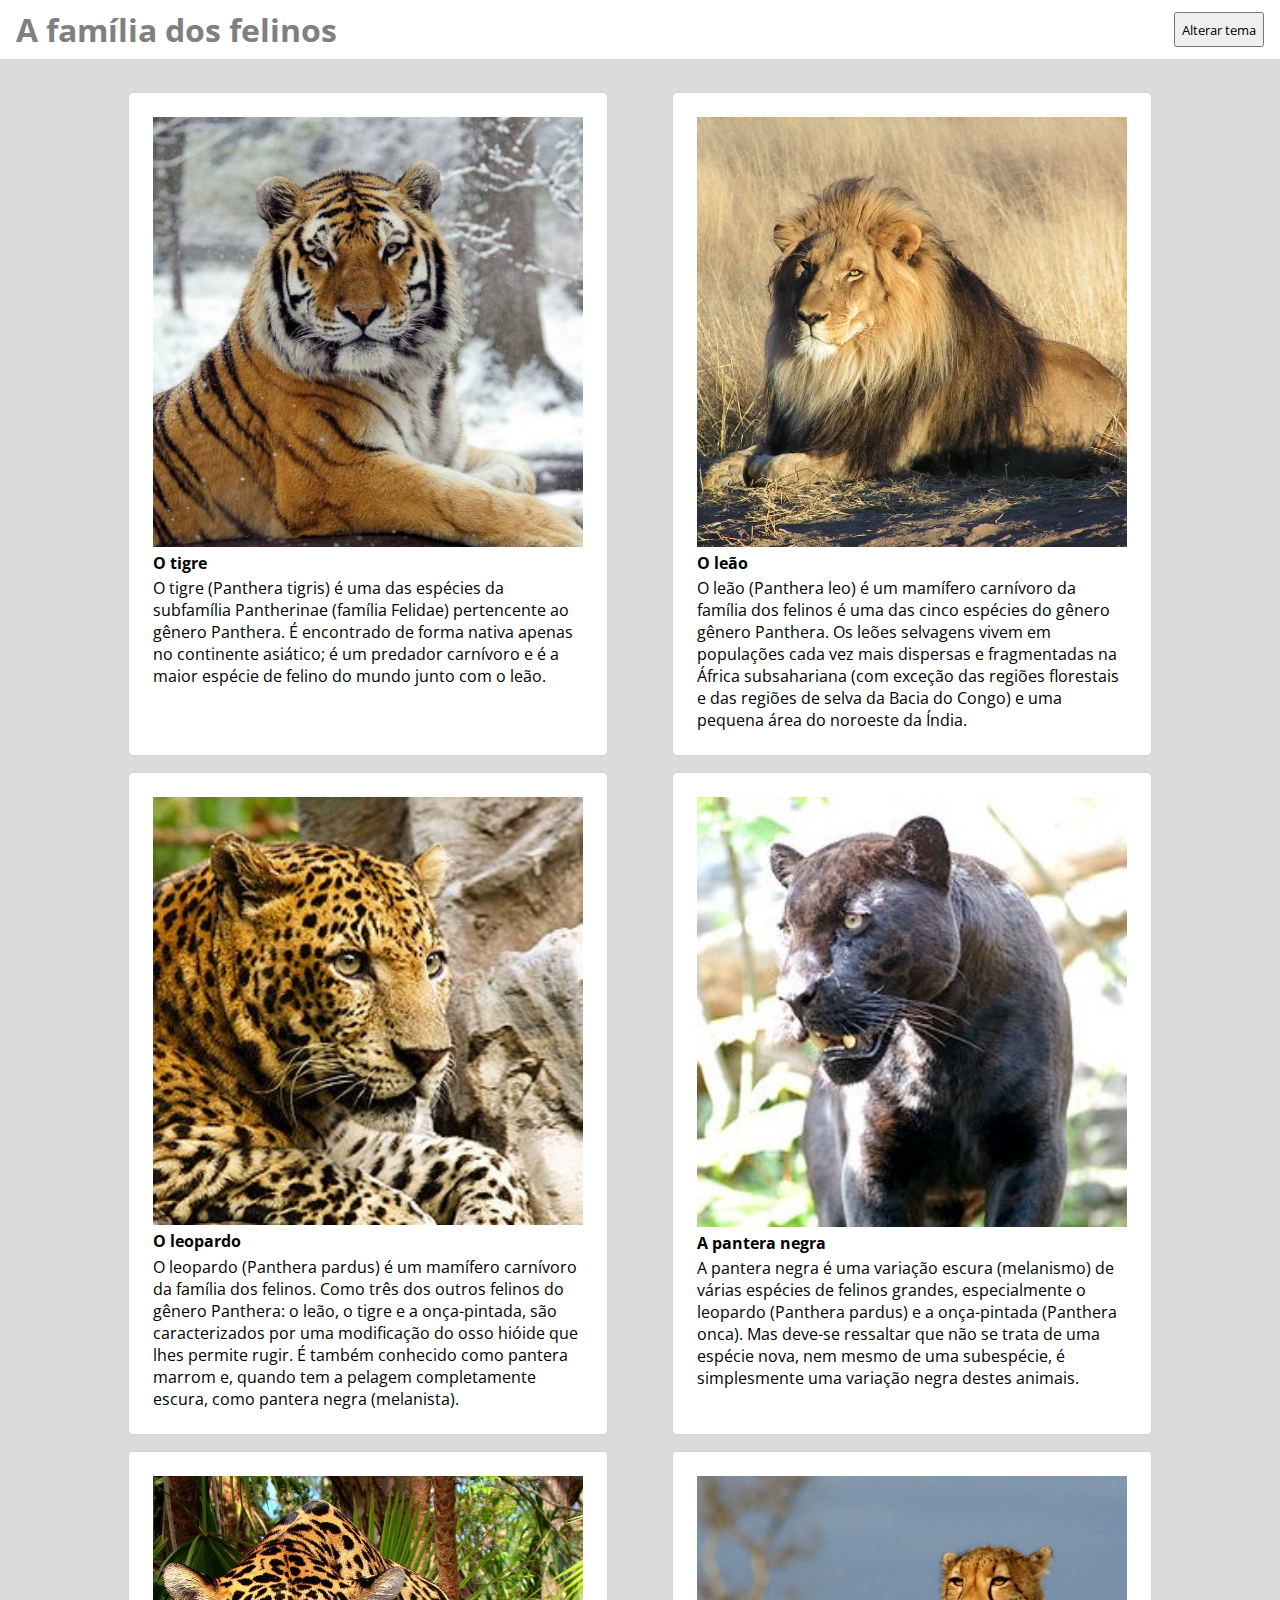
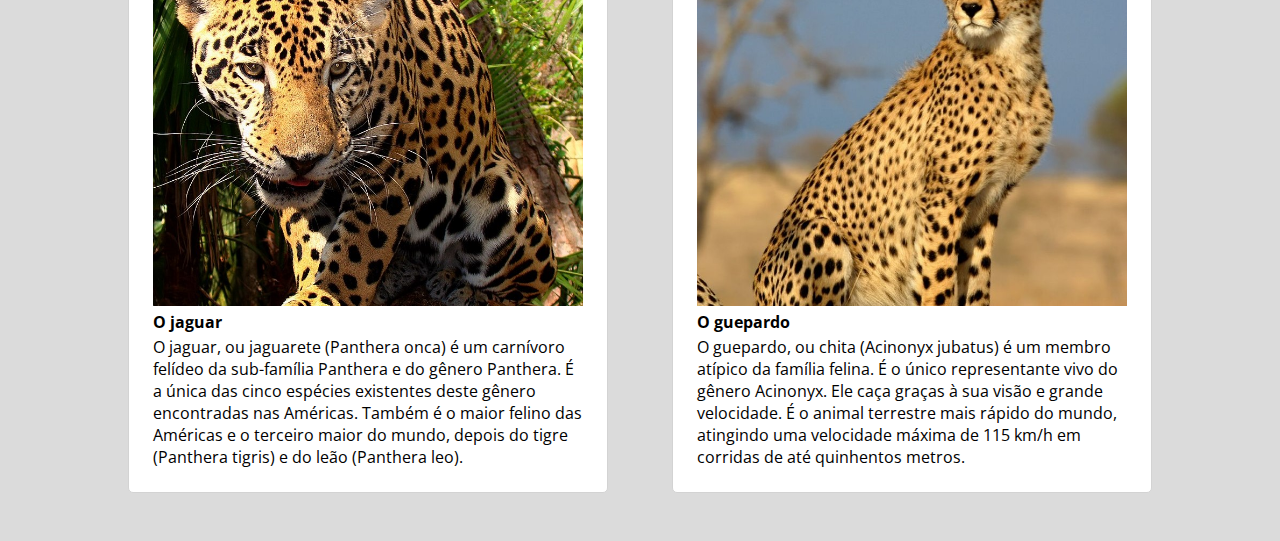
<file: aula05/index.html>
<!DOCTYPE html>
<html lang="pt-BR">

<head>
  <meta charset="UTF-8">
  <meta http-equiv="X-UA-Compatible" content="IE=edge">
  <meta name="viewport" content="width=device-width, initial-scale=1.0">
  <link rel="stylesheet" href="styles.css">
  <title>Aula 5 - Modificar elementos com JS </title>
</head>

<body class="dark">

  <header>
    <h1>A família dos felinos</h1>
    <button onclick="alterarTema()">Alterar tema</button>
  </header>
  
  <div class="container">
    <div class="item">
      <img src="./imagens/tiger.jpg">
      <h2>O tigre</h2>
      <p>
        O tigre (Panthera tigris) é uma das espécies da subfamília Pantherinae (família Felidae)
        pertencente ao gênero Panthera. É encontrado de forma nativa apenas no continente asiático; é um predador
        carnívoro e
        é a maior espécie de felino do mundo junto com o leão.
      </p>
    </div>
    <div class="item">
      <img src="./imagens/leon.jpg">
      <h2>O leão</h2>
      <p>
        O leão (Panthera leo) é um mamífero carnívoro da família dos felinos é uma das cinco espécies do gênero
        gênero Panthera. Os leões selvagens vivem em populações cada vez mais dispersas e fragmentadas na África
        subsahariana
        (com exceção das regiões florestais e das regiões de selva da Bacia do Congo) e uma pequena área do noroeste da
        Índia.
      </p>
    </div>
    <div class="item">
      <img src="./imagens/leopardo.jpg">
      <h2>O leopardo</h2>
      <p>
        O leopardo (Panthera pardus) é um mamífero carnívoro da família dos felinos. Como três dos outros
        felinos do gênero Panthera: o leão, o tigre e a onça-pintada, são caracterizados por uma modificação do osso
        hióide que lhes permite rugir.
        É também conhecido como pantera marrom e, quando tem a pelagem completamente escura, como pantera negra
        (melanista).
      </p>
    </div>
    <div class="item">
      <img src="./imagens/pantera-negra.jpg">
      <h2>A pantera negra</h2>
      <p>
        A pantera negra é uma variação escura (melanismo) de várias espécies de felinos grandes, especialmente o
        leopardo (Panthera pardus) e a onça-pintada (Panthera onca).
        Mas deve-se ressaltar que não se trata de uma espécie nova, nem mesmo de uma subespécie, é simplesmente uma
        variação negra destes animais.
      </p>
    </div>
    <div class="item">
      <img src="./imagens/jaguar.jpg">
      <h2>O jaguar</h2>
      <p>
        O jaguar, ou jaguarete (Panthera onca) é um carnívoro felídeo da sub-família Panthera e do
        gênero Panthera. É a única das cinco espécies existentes deste gênero encontradas nas Américas. Também
        é o maior felino das Américas e o terceiro maior do mundo, depois do tigre (Panthera tigris) e do leão (Panthera
        leo).
      </p>
    </div>
    <div class="item">
      <img src="./imagens/chita.jpg">
      <h2>O guepardo</h2>
      <p>
        O guepardo, ou chita (Acinonyx jubatus) é um membro atípico da família felina. É o único
        representante vivo do gênero Acinonyx. Ele caça graças à sua visão e grande velocidade. É o animal terrestre
        mais rápido
        do mundo, atingindo uma velocidade máxima de 115 km/h em corridas de até quinhentos metros.
      </p>
    </div>
  </div>

  <script src="./main.js"></script>
</body>

</html>
</file>
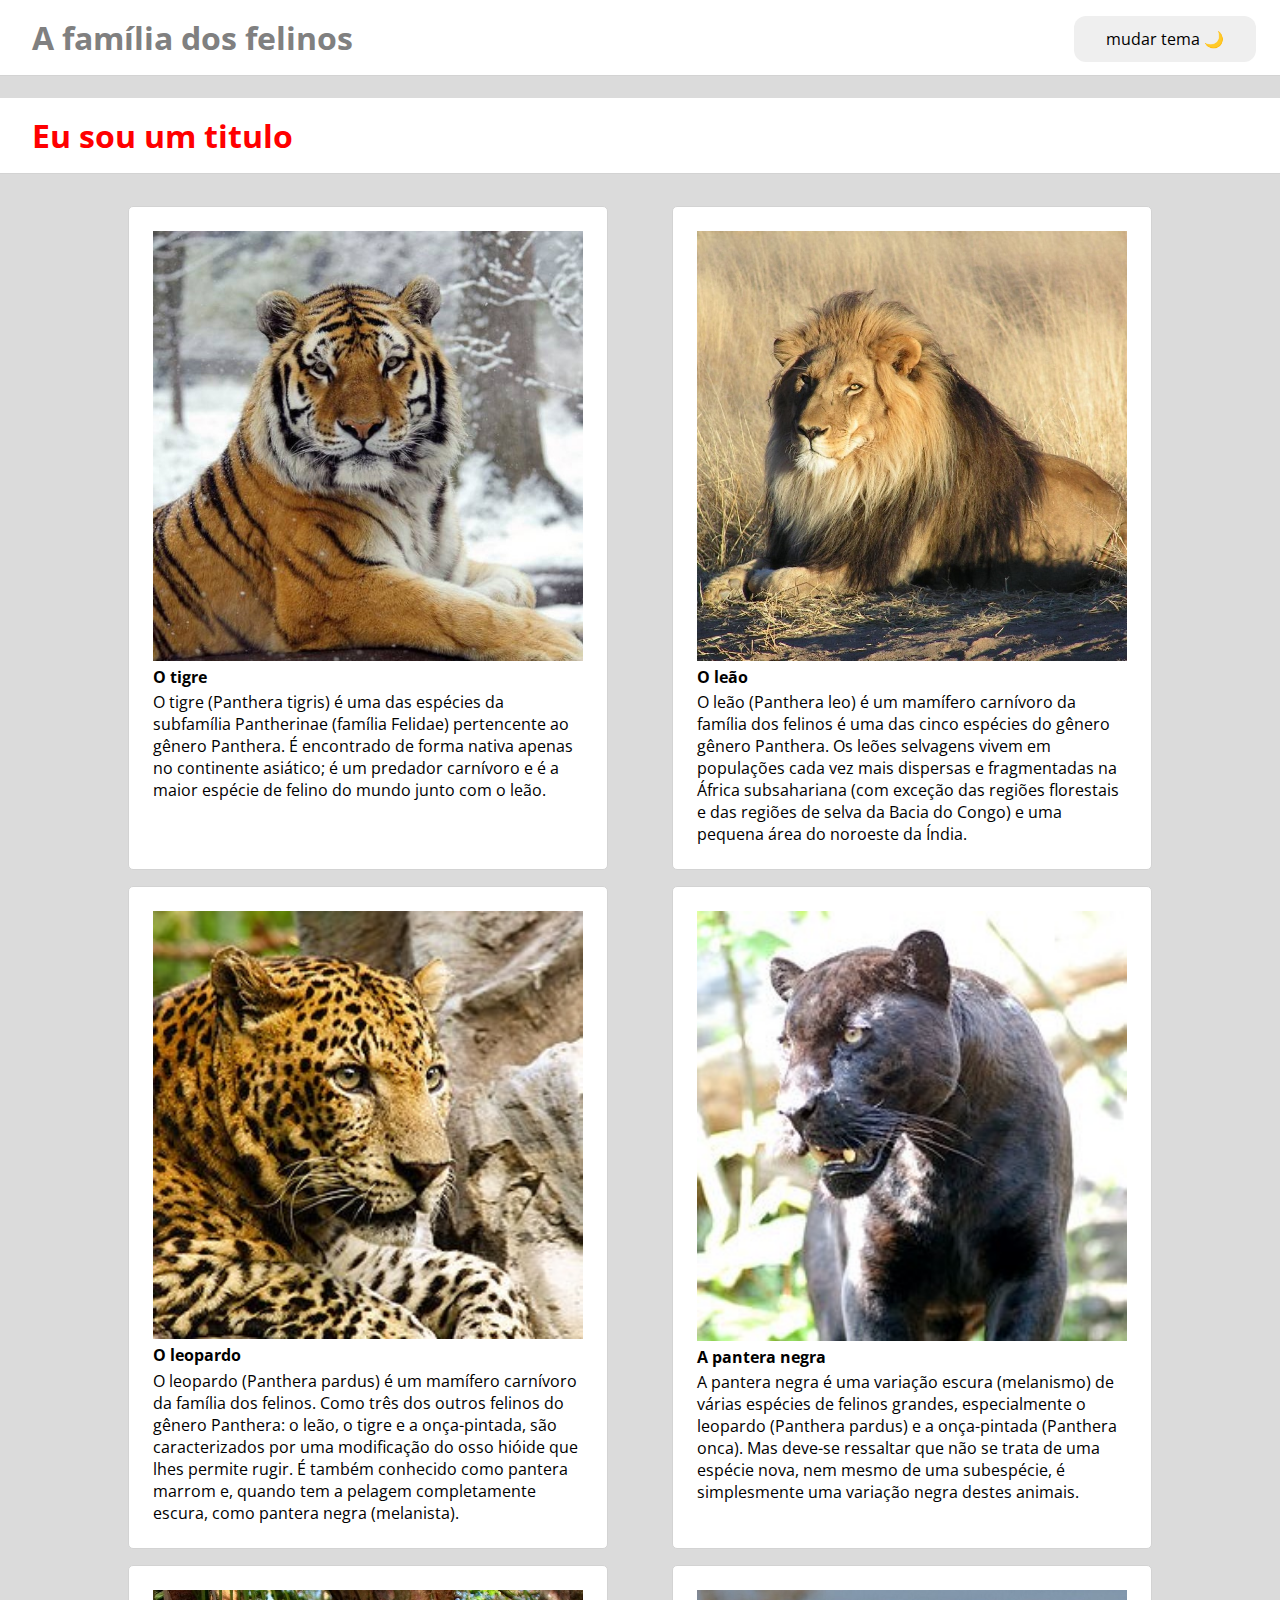
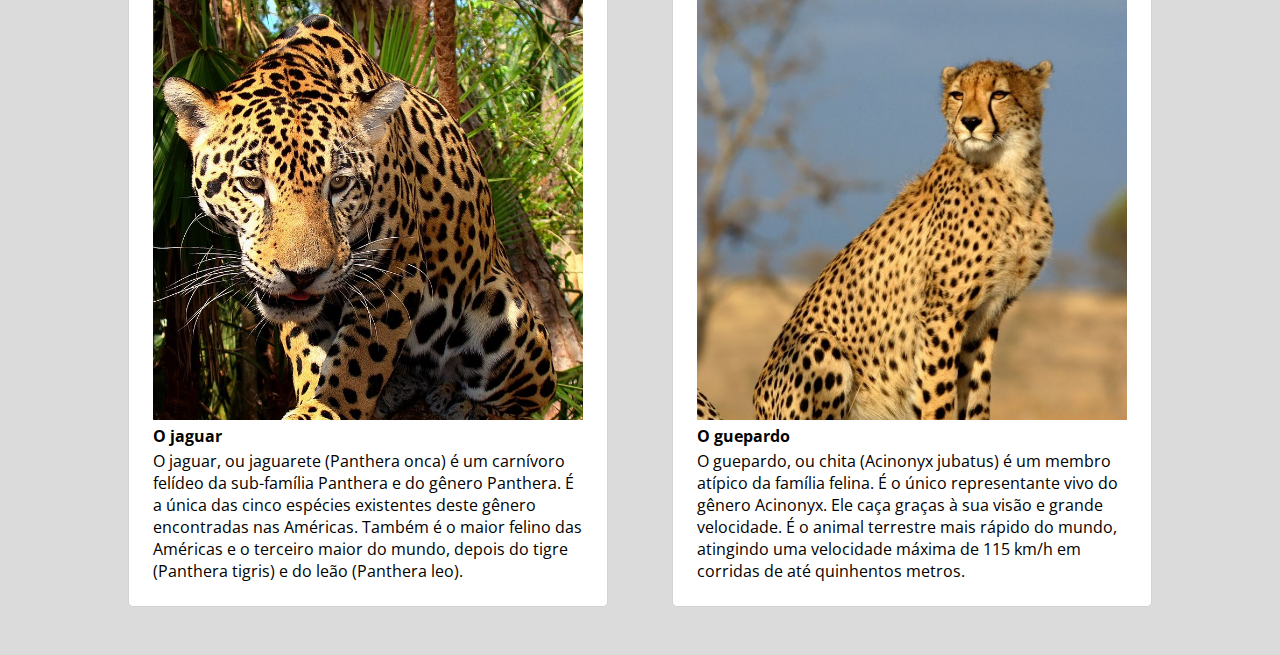
<file: aula06/index.html>
<!DOCTYPE html>
<html lang="pt-BR">

<head>
  <meta charset="UTF-8">
  <meta http-equiv="X-UA-Compatible" content="IE=edge">
  <meta name="viewport" content="width=device-width, initial-scale=1.0">
  <link rel="stylesheet" href="./styles.css">
  <title>Aula 5 - Modificar elementos com JS </title>
</head>

<body>

  <h1>A família dos felinos</h1>

  <button onclick="changeTheme()" class="main-button" id="changeClassButton">mudar tema 🌙</button>

  <div class="novo-tema">

    <h1 class="titulo-principal">Eu sou um titulo</h1>

  </div>

  <div class="container">
    <div class="item">
      <img src="./imagens/tiger.jpg">
      <h2>O tigre</h2>
      <p>
        O tigre (Panthera tigris) é uma das espécies da subfamília Pantherinae (família Felidae)
        pertencente ao gênero Panthera. É encontrado de forma nativa apenas no continente asiático; é um predador
        carnívoro e
        é a maior espécie de felino do mundo junto com o leão.
      </p>
    </div>
    <div class="item">
      <img src="./imagens/leon.jpg">
      <h2>O leão</h2>
      <p>
        O leão (Panthera leo) é um mamífero carnívoro da família dos felinos é uma das cinco espécies do gênero
        gênero Panthera. Os leões selvagens vivem em populações cada vez mais dispersas e fragmentadas na África
        subsahariana
        (com exceção das regiões florestais e das regiões de selva da Bacia do Congo) e uma pequena área do noroeste da
        Índia.
      </p>
    </div>
    <div class="item">
      <img src="./imagens/leopardo.jpg">
      <h2>O leopardo</h2>
      <p>
        O leopardo (Panthera pardus) é um mamífero carnívoro da família dos felinos. Como três dos outros
        felinos do gênero Panthera: o leão, o tigre e a onça-pintada, são caracterizados por uma modificação do osso
        hióide que lhes permite rugir.
        É também conhecido como pantera marrom e, quando tem a pelagem completamente escura, como pantera negra
        (melanista).
      </p>
    </div>
    <div class="item">
      <img src="./imagens/pantera-negra.jpg">
      <h2>A pantera negra</h2>
      <p>
        A pantera negra é uma variação escura (melanismo) de várias espécies de felinos grandes, especialmente o
        leopardo (Panthera pardus) e a onça-pintada (Panthera onca).
        Mas deve-se ressaltar que não se trata de uma espécie nova, nem mesmo de uma subespécie, é simplesmente uma
        variação negra destes animais.
      </p>
    </div>
    <div class="item">
      <img src="./imagens/jaguar.jpg">
      <h2>O jaguar</h2>
      <p>
        O jaguar, ou jaguarete (Panthera onca) é um carnívoro felídeo da sub-família Panthera e do
        gênero Panthera. É a única das cinco espécies existentes deste gênero encontradas nas Américas. Também
        é o maior felino das Américas e o terceiro maior do mundo, depois do tigre (Panthera tigris) e do leão (Panthera
        leo).
      </p>
    </div>
    <div class="item">
      <img src="./imagens/chita.jpg">
      <h2>O guepardo</h2>
      <p>
        O guepardo, ou chita (Acinonyx jubatus) é um membro atípico da família felina. É o único
        representante vivo do gênero Acinonyx. Ele caça graças à sua visão e grande velocidade. É o animal terrestre
        mais rápido
        do mundo, atingindo uma velocidade máxima de 115 km/h em corridas de até quinhentos metros.
      </p>
    </div>
  </div>

  <script src="./main.js"></script>

</body>

</html>
</file>
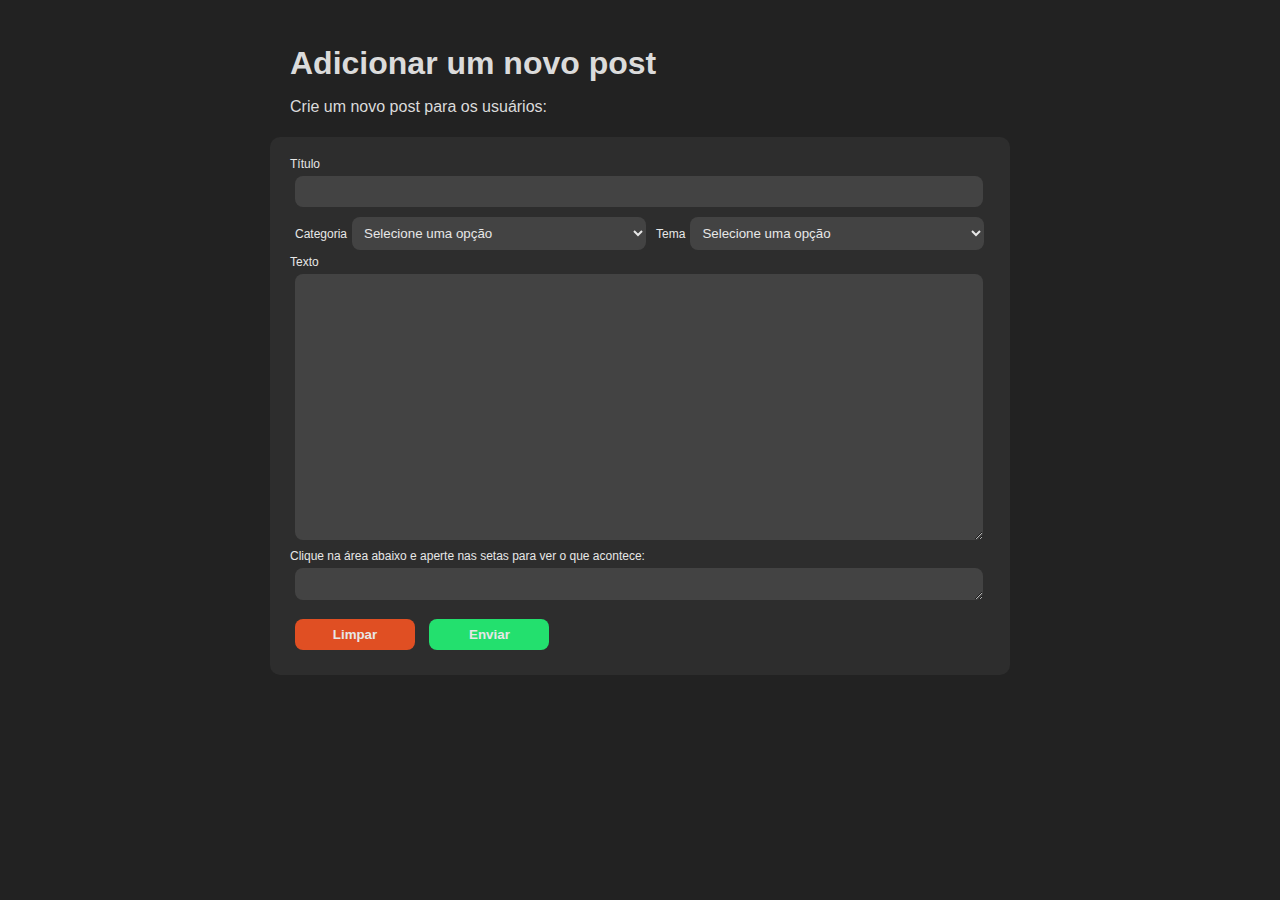
<file: aula07/index.html>
<!DOCTYPE html>
<html lang="pt-br">
<head>
  <meta charset="UTF-8">
  <meta http-equiv="X-UA-Compatible" content="IE=edge">
  <meta name="viewport" content="width=device-width, initial-scale=1.0">
  <link rel="stylesheet" href="./style.css">
  <title>Formulário</title>
</head>
<body>

  <div class="cabecalho">
    <h1>Adicionar um novo post</h1>
    <p>Crie um novo post para os usuários:</p>
  </div> 

  <div class="container_form">
    <form>
      <label for="title">Título</label>
      <input id="title_post" type="text">

      <div class="container_select">
        <label for="category">Categoria</label>
        <select  name="category">
          <option selected disabled>Selecione uma opção</option>
          <option value="Tecnologia">JavaScript</option>
          <option value="Saúde">React JS</option>
          <option value="Política">Angular</option>
        </select>

        <label for="tema">Tema</label>
        <select  name="tema">
          <option selected disabled>Selecione uma opção</option>
          <option value="Tecnologia">Tecnologia</option>
          <option value="Saúde">Saúde</option>
          <option value="Política">Política</option>
        </select>
      </div>

      <label for="msg">Texto</label>
      <textarea></textarea>

      <label>Clique na área abaixo e aperte nas setas para ver o que acontece:</label>
      <textarea id="text"></textarea>

      <input type="reset" id="btnReset" value="Limpar"/>
      <input type="submit" id="btnSubmit" value="Enviar"/>
      
    </form>
  </div>
  
  <script src="./main.js"></script>
</body>
</html>
</file>
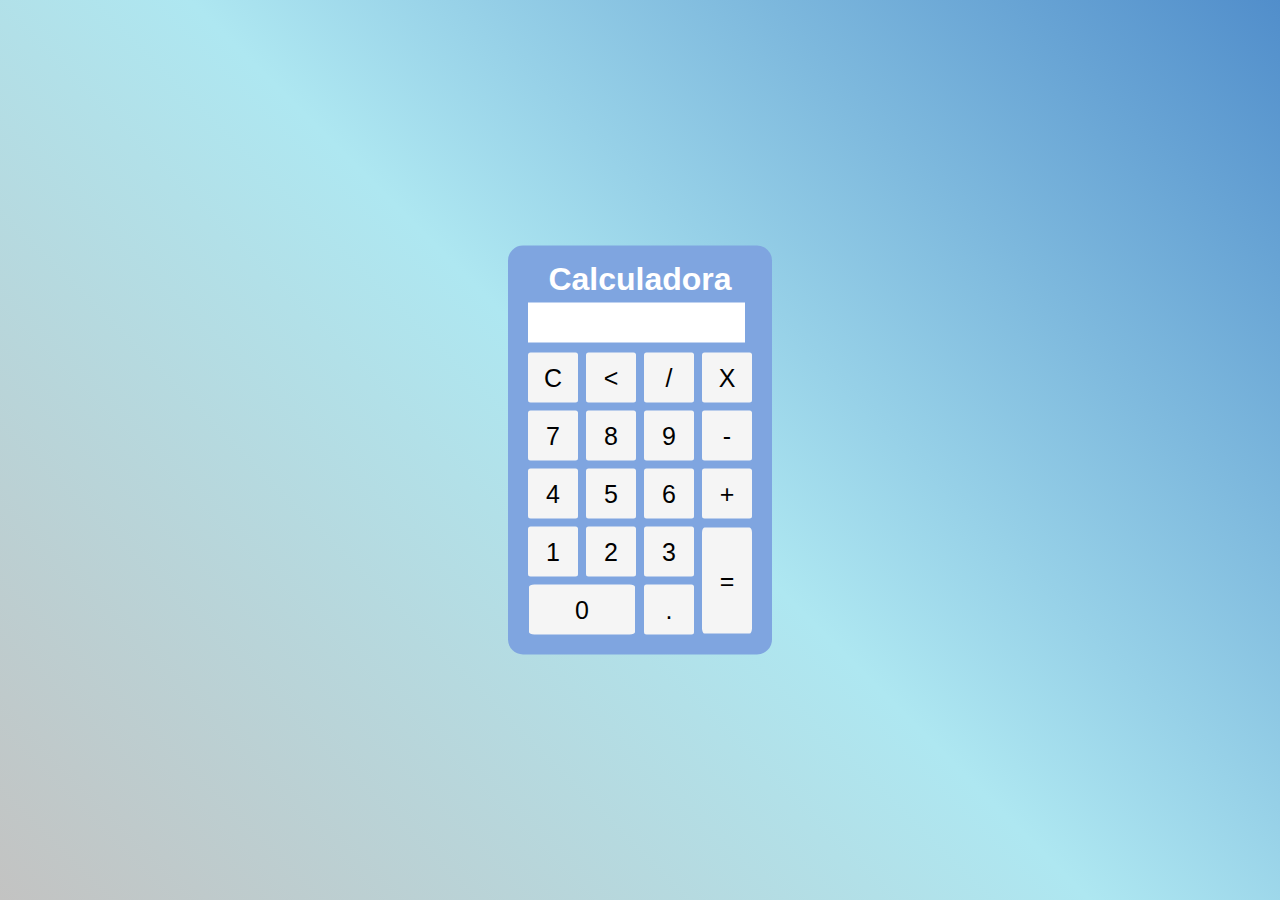
<file: Calculadora_js/index.html>
<!DOCTYPE html>
<html lang="en">
<head>
    <meta charset="UTF-8">
    <meta name="viewport" content="width=device-width, initial-scale=1.0">
    <title>Calculadora</title>
    <link rel="stylesheet" href="style.css">
    
</head>
<body>
    <div class="fundo">
        <div class="calculadora">
            <h1>Calculadora</h1>
            <p id="resultado"></p>
            <table>
                <tr>
                    <td><button class="botao" onclick="clean()">C</button></td>
                    <td><button class="botao" onclick="back()"><</button></td>
                    <td><button class="botao" onclick="insert('/')">/</button></td>
                    <td><button class="botao" onclick="insert('*')">X</button></td>
                </tr>
                <tr>
                    <td><button class="botao" onclick="insert('7')">7</button></td>
                    <td><button class="botao" onclick="insert('8')">8</button></td>
                    <td><button class="botao" onclick="insert('9')">9</button></td>
                    <td><button class="botao" onclick="insert('-')">-</button></td>
                </tr>
                <tr>
                    <td><button class="botao" onclick="insert('4')">4</button></td>
                    <td><button class="botao" onclick="insert('5')">5</button></td>
                    <td><button class="botao" onclick="insert('6')">6</button></td>
                    <td><button class="botao" onclick="insert('+')">+</button></td>
                </tr>
                <tr>
                    <td><button class="botao" onclick="insert('1')">1</button></td>
                    <td><button class="botao" onclick="insert('2')">2</button></td>
                    <td><button class="botao" onclick="insert('3')">3</button></td>
                    <td rowspan="2"><button class="botao" style="height: 106px;" onclick="calcular()">=</button></td>
                </tr>
                <tr>
                    <td colspan="2"><button class="botao" style="width: 106px;" onclick="insert('0')">0</button></td>
                    <td><button class="botao" onclick="insert('.')">.</button></td>
                </tr>
            </table>
        </div>
    </div>
    <script src="./main.js"></script>
       
</body>
</html>
</file>
<file: aula05/styles.css>
@import url('https://fonts.googleapis.com/css2?family=Open+Sans:wght@300;400&display=swap');

* {
  margin: 0;
  padding: 0;
  font-family: 'Open Sans', sans-serif;
}

header {
  display: flex;
  align-items: center;
  justify-content: space-between;
  padding: .5em 1em;
  background-color: white;
  border-bottom: 1px solid lightgrey;
  color: grey;
}

header > button {
  width: 90px;
  height: 35px;
}

body {
  background-color: rgb(219, 219, 219);
}

.container {
  display: flex;
  flex-wrap: wrap;
  justify-content: space-between;
  width: 80%;
  margin: 2em 10%;
}

.item {
  width: 30em;
  background-color: white;
  box-sizing: border-box;
  padding: 1.5em;
  margin-bottom: 1em;
  border-radius: 5px;
  border: 1px solid lightgray;
}

.item img {
  width: 100%;
}

.item h2 {
  font-size: 1em;
  margin-bottom: .2em;
}


/* ------------------------------ Estilos para o tema escuro (Dark-Mode) ----------------------------------------------- */

 
.bg-dark {
  background-color: rgb(39, 39, 39);
}


.title-dark { 
  background-color: rgb(19, 19, 19);
  color: rgb(170, 170, 170);
  border-color: black;
}

.item-dark {
  background-color: rgb(19, 19, 19);
  border-color: black;
}

.text-item-dark {
  color: rgb(230, 230, 230);
}
</file>
<file: aula06/styles.css>
@import url('https://fonts.googleapis.com/css2?family=Open+Sans:wght@300;400&display=swap');

* {

  margin: 0;
  padding: 0;
  box-sizing: border-box;
  transition: .4s ease-in-out;
  font-family: 'Open Sans', sans-serif;

}

body {
  background-color: rgb(219, 219, 219);
}

h1 {
  padding: .5em 1em;
  background-color: white;
  border-bottom: 1px solid lightgrey;
  color: grey;
  margin-bottom: 22px;
}

.novo-tema .titulo-principal {

  color: red;

}

.titulo-principal {

  color: blueviolet;

}

.main-button {

  font-size: 16px;
  border: 0;
  padding: 12px 32px;
  cursor: pointer;
  border-radius: 12px;
  position: absolute;
  top: 16px;
  right: 24px;

}

.main-button:hover {

  transform: scale(1.02);

}

.container {
  display: flex;
  flex-wrap: wrap;
  justify-content: space-between;
  width: 80%;
  margin: 2em 10%;
}

.item {
  width: 30em;
  background-color: white;
  box-sizing: border-box;
  padding: 1.5em;
  margin-bottom: 1em;
  border-radius: 5px;
  border: 1px solid lightgray;
}

.item img {

  width: 100%;

}

.item h2 {

  font-size: 1em;
  margin-bottom: .2em;

}

.dark {

  background-color: rgb(39, 39, 39);

}

.dark h1 {

  background-color: rgb(19, 19, 19);
  color: rgb(170, 170, 170);
  border-color: black;

}

.dark .main-button {

  background-color: #202020;
  color: white;

}


.dark .item {

  background-color: rgb(19, 19, 19);
  border-color: black;

}

.dark .item h2, .dark .item p {

  color: rgb(230, 230, 230);

}
</file>
<file: aula07/style.css>
* {
    margin: 0;
    padding: 0;
  }
  
  body{
    background-color: #222;
    color: #e7e7e7;
    font-family: Arial, Helvetica, sans-serif;
  }
  
  .cabecalho{
    width: 700px;
    padding: 5px;
    margin: 40px auto 0 auto;
    color: #dbdbdb;
  }
  
  .cabecalho h1, .cabecalho p {
    margin-bottom: 16px;
  }
  
  .container_form{
    background-color: #2D2D2D;
    width: 700px;
    margin: auto;
    border-radius: 10px;
    padding: 20px;
  }
  
  .container_form label{
    font-size: 12px;
    display: block;
  }
  
  .container_form input, .container_form select, .container_form textarea,.container_form select::placeholder {
    background-color: #434343;
    color: #e7e7e7;
    border: none;
    border-radius: 8px;
    padding: 8px;
    margin: 5px;
  }
  
  .container_select{
    display: flex;
    justify-content:stretch;
    align-items: center;
  }
  .container_select select{
    width: 42%;
    margin-left: 5px;
  }
  
  .container_select label{
    margin-left: 5px;
  }
  
  .container_form input{
    width: 96%;
  }
  
  .container_form textarea{
    height:250px;
    width: 96%;
  }
  
  #text{
    height: 16px;
  }
  
  #btnSubmit, #btnReset{
    color: #e7e7e7;
    width: 120px;
    text-align: center;
    font-weight: bold;
    border: none;
    border-radius: 8px;
    margin-top: 10px;
    cursor: pointer;
    transition: .5s;
  }
  
  #btnSubmit{
    background-color: #23E06E;
  }
  
  #btnSubmit:hover{
    background-color: #23e042;
  }
  
  #btnReset{
    background-color: #e04f23;
  }
  
  #btnReset:hover{
    background-color: #e03023;
  }
</file>
<file: Calculadora_js/style.css>
*{
            margin: 0;
            padding: 0;
        }
        .fundo{
            background-image: linear-gradient(45deg, #C3C3C2,#AEE7F1, #518ECB );
            height: 100vh;
            color: #fff;
            font-family: Arial, Helvetica, sans-serif;
            text-align: center;
        }
        .calculadora{
            position: absolute;
            background-color: #7FA5E0;
            top: 50%;
            left: 50%;
            transform: translate(-50%,-50%);
            border-radius: 15px;
            padding: 15px;
        }
        .botao{
            width: 50px;
            height: 50px;
            font-size: 25px;
            cursor: pointer;
            margin: 3px;
            background-color: whitesmoke;
            border: none;
            border-radius: 5%;
            color: black;
        }
        .botao:hover{
            background-color: #4F7CC3;
            color: whitesmoke;
        }
        #resultado{
            background-color: white;
            width: 207px;
            height: 30px;
            margin: 5px;
            font-size: 25px;
            color: black;
            text-align: right;
            padding: 5px;
        }
</file>
